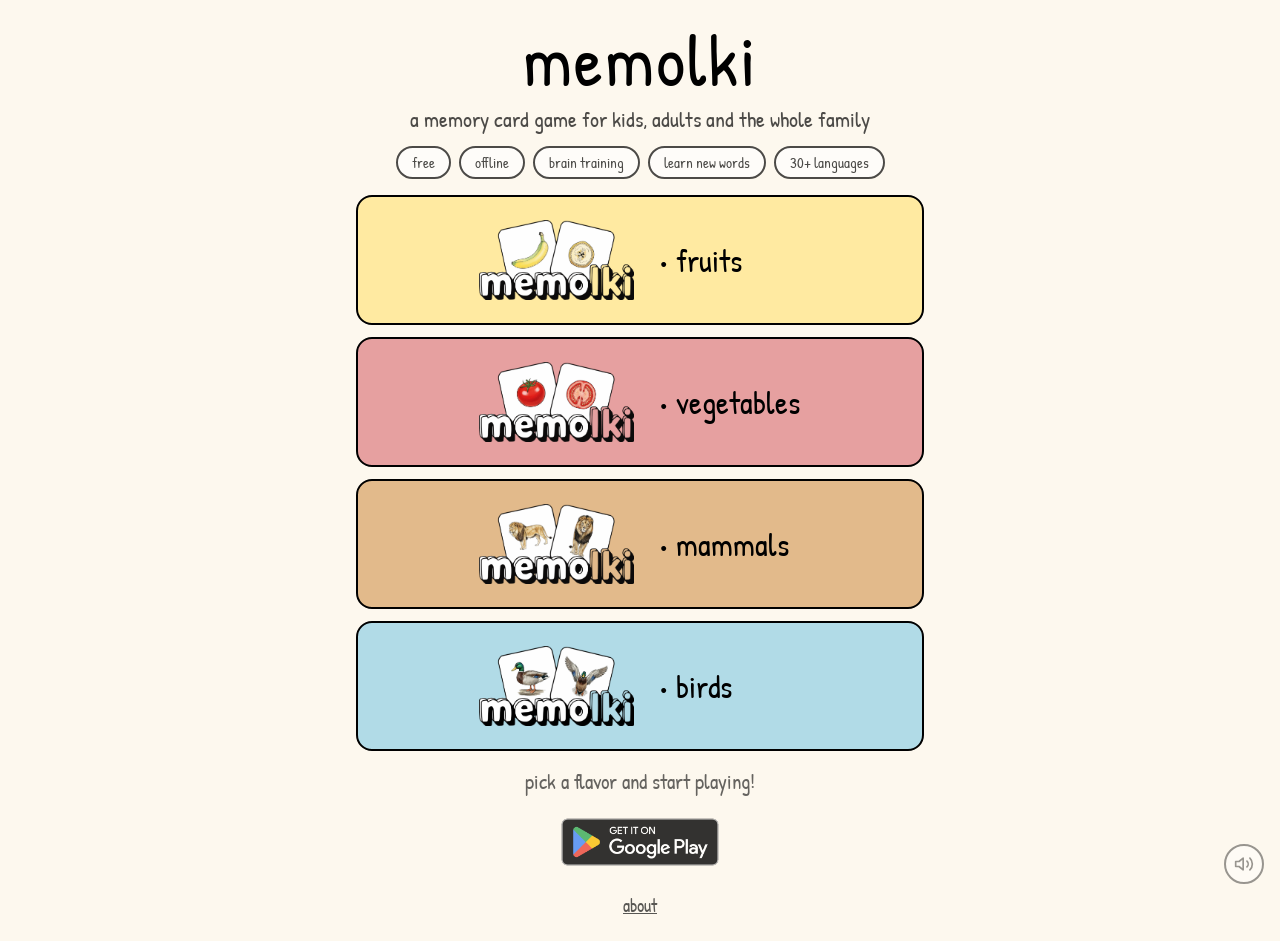
<file: index.html>
<!DOCTYPE html>
<html lang="en">
<head>
    <meta charset="UTF-8">
    <meta name="viewport" content="width=device-width, initial-scale=1.0">
    <title>memolki - logic memo and memory game for the whole family</title>
    <meta name="description" content="memolki is a logic memo and memory card game for the whole family. Brain training for kids, teens, and adults. Match fruits, vegetables, mammals, and birds! Play offline in 30+ languages. Available on Google Play.">
    <meta name="keywords" content="memolki, memory game, memo game, logic game, brain training, card game, matching game, puzzle game, concentration, family game, kids game, educational game, offline game, multiplayer, fruits, vegetables, mammals, birds, android, google play">
    <meta name="author" content="Tabula Games Studio">
    <meta name="robots" content="index, follow">
    <meta name="theme-color" content="#FFEAA1">
    <link rel="canonical" href="https://wojciechkryg.github.io/">
    <link rel="icon" type="image/svg+xml" href="images/favicon.svg">
    <link rel="manifest" href="manifest.json">

    <link rel="alternate" hreflang="x-default" href="https://wojciechkryg.github.io/">
    <link rel="alternate" hreflang="en" href="https://wojciechkryg.github.io/">
    <link rel="alternate" hreflang="ar" href="https://wojciechkryg.github.io/">
    <link rel="alternate" hreflang="cs" href="https://wojciechkryg.github.io/">
    <link rel="alternate" hreflang="da" href="https://wojciechkryg.github.io/">
    <link rel="alternate" hreflang="de" href="https://wojciechkryg.github.io/">
    <link rel="alternate" hreflang="el" href="https://wojciechkryg.github.io/">
    <link rel="alternate" hreflang="es" href="https://wojciechkryg.github.io/">
    <link rel="alternate" hreflang="et" href="https://wojciechkryg.github.io/">
    <link rel="alternate" hreflang="fi" href="https://wojciechkryg.github.io/">
    <link rel="alternate" hreflang="fr" href="https://wojciechkryg.github.io/">
    <link rel="alternate" hreflang="hi" href="https://wojciechkryg.github.io/">
    <link rel="alternate" hreflang="hu" href="https://wojciechkryg.github.io/">
    <link rel="alternate" hreflang="id" href="https://wojciechkryg.github.io/">
    <link rel="alternate" hreflang="it" href="https://wojciechkryg.github.io/">
    <link rel="alternate" hreflang="he" href="https://wojciechkryg.github.io/">
    <link rel="alternate" hreflang="ja" href="https://wojciechkryg.github.io/">
    <link rel="alternate" hreflang="ko" href="https://wojciechkryg.github.io/">
    <link rel="alternate" hreflang="lt" href="https://wojciechkryg.github.io/">
    <link rel="alternate" hreflang="lv" href="https://wojciechkryg.github.io/">
    <link rel="alternate" hreflang="nl" href="https://wojciechkryg.github.io/">
    <link rel="alternate" hreflang="no" href="https://wojciechkryg.github.io/">
    <link rel="alternate" hreflang="pl" href="https://wojciechkryg.github.io/">
    <link rel="alternate" hreflang="pt" href="https://wojciechkryg.github.io/">
    <link rel="alternate" hreflang="ro" href="https://wojciechkryg.github.io/">
    <link rel="alternate" hreflang="ru" href="https://wojciechkryg.github.io/">
    <link rel="alternate" hreflang="sk" href="https://wojciechkryg.github.io/">
    <link rel="alternate" hreflang="sl" href="https://wojciechkryg.github.io/">
    <link rel="alternate" hreflang="sv" href="https://wojciechkryg.github.io/">
    <link rel="alternate" hreflang="tr" href="https://wojciechkryg.github.io/">
    <link rel="alternate" hreflang="uk" href="https://wojciechkryg.github.io/">
    <link rel="alternate" hreflang="vi" href="https://wojciechkryg.github.io/">
    <link rel="alternate" hreflang="zh" href="https://wojciechkryg.github.io/">

    <meta property="og:type" content="website">
    <meta property="og:url" content="https://wojciechkryg.github.io/">
    <meta property="og:title" content="memolki - logic memo and memory game for the whole family">
    <meta property="og:description" content="Brain training for kids, teens, and adults. Match fruits, vegetables, mammals, and birds! A logic memo game with association challenges. Play offline in 30+ languages.">
    <meta property="og:image" content="https://wojciechkryg.github.io/images/og-banner.png">
    <meta property="og:locale" content="en">
    <meta property="og:site_name" content="memolki">

    <meta name="twitter:card" content="summary">
    <meta name="twitter:title" content="memolki - logic memo and memory game for the whole family">
    <meta name="twitter:description" content="Brain training for kids, teens, and adults. Match fruits, vegetables, mammals, and birds! A logic memo game with association challenges. Play offline in 30+ languages.">
    <meta name="twitter:image" content="https://wojciechkryg.github.io/images/og-banner.png">

    <link rel="preconnect" href="https://fonts.googleapis.com">
    <link rel="preconnect" href="https://fonts.gstatic.com" crossorigin>
    <link href="https://fonts.googleapis.com/css2?family=Patrick+Hand&display=swap" rel="stylesheet">
    <link rel="stylesheet" href="css/styles.css">

    <script type="application/ld+json">
    {
        "@context": "https://schema.org",
        "@type": "SoftwareApplication",
        "name": "memolki",
        "alternateName": "memolki - logic memo and memory game",
        "description": "Logic memo and memory card game for the whole family. Brain training through matching pairs of fruits, vegetables, mammals, and birds. Features association challenges beyond simple matching, multiplayer with global leaderboard, minimalist design, and offline play. For kids (2+), teens, and adults.",
        "applicationCategory": "GameApplication",
        "applicationSubCategory": "Educational",
        "operatingSystem": "Android",
        "offers": {
            "@type": "Offer",
            "price": "0",
            "priceCurrency": "USD",
            "availability": "https://schema.org/InStock"
        },
        "author": {
            "@type": "Organization",
            "name": "Tabula Games Studio",
            "url": "https://play.google.com/store/apps/developer?id=Tabula+Games+Studio"
        },
        "audience": {
            "@type": "PeopleAudience",
            "suggestedMinAge": 2,
            "audienceType": "families, kids, teens, adults"
        },
        "availableOnDevice": "Android",
        "inLanguage": ["en","ar","cs","da","de","el","es","et","fi","fr","hi","hu","id","it","he","ja","ko","lt","lv","nl","no","pl","pt","ro","ru","sk","sl","sv","tr","uk","vi","zh"],
        "url": "https://wojciechkryg.github.io/",
        "featureList": "Offline play, Multiplayer, Global leaderboard, Association challenges, 30+ languages, Minimalist design, Brain training, Learn new words"
    }
    </script>

    <script type="application/ld+json">
    [{
        "@context": "https://schema.org",
        "@type": "MobileApplication",
        "name": "memolki \u2022 fruits",
        "description": "Memory card game with fruits. Match a banana with its cross-section! Brain training and word learning for the whole family.",
        "applicationCategory": "GameApplication",
        "operatingSystem": "Android",
        "offers": { "@type": "Offer", "price": "0", "priceCurrency": "USD" },
        "installUrl": "https://play.google.com/store/apps/details?id=com.wojdor.memolki.fruithalf",
        "image": "https://wojciechkryg.github.io/images/og-banner.png"
    },
    {
        "@context": "https://schema.org",
        "@type": "MobileApplication",
        "name": "memolki \u2022 vegetables",
        "description": "Memory card game with vegetables. Match a tomato with its cross-section! Brain training and word learning for the whole family.",
        "applicationCategory": "GameApplication",
        "operatingSystem": "Android",
        "offers": { "@type": "Offer", "price": "0", "priceCurrency": "USD" },
        "installUrl": "https://play.google.com/store/apps/details?id=com.wojdor.memolki.vegetablehalf",
        "image": "https://wojciechkryg.github.io/images/ic_logo_vegetable_half.png"
    },
    {
        "@context": "https://schema.org",
        "@type": "MobileApplication",
        "name": "memolki \u2022 mammals",
        "description": "Memory card game with mammals. Match a lion from the front with its side view! Brain training and word learning for the whole family.",
        "applicationCategory": "GameApplication",
        "operatingSystem": "Android",
        "offers": { "@type": "Offer", "price": "0", "priceCurrency": "USD" },
        "installUrl": "https://play.google.com/store/apps/details?id=com.wojdor.memolki.mammalside",
        "image": "https://wojciechkryg.github.io/images/ic_logo_mammal_side.png"
    },
    {
        "@context": "https://schema.org",
        "@type": "MobileApplication",
        "name": "memolki \u2022 birds",
        "description": "Memory card game with birds. Match a duck standing with one in flight! Brain training and word learning for the whole family.",
        "applicationCategory": "GameApplication",
        "operatingSystem": "Android",
        "offers": { "@type": "Offer", "price": "0", "priceCurrency": "USD" },
        "installUrl": "https://play.google.com/store/apps/details?id=com.wojdor.memolki.birdside",
        "image": "https://wojciechkryg.github.io/images/ic_logo_bird_side.png"
    }]
    </script>
</head>
<body>
    <div class="floating-cards" aria-hidden="true"></div>

    <button class="music-toggle" id="music-toggle" aria-label="Toggle music">
        <svg class="music-toggle__icon music-toggle__icon--off" viewBox="0 0 24 24" fill="none" stroke="currentColor" stroke-width="2" stroke-linecap="round" stroke-linejoin="round">
            <path d="M11 5L6 9H2v6h4l5 4V5z"/><line x1="23" y1="9" x2="17" y2="15"/><line x1="17" y1="9" x2="23" y2="15"/>
        </svg>
        <svg class="music-toggle__icon music-toggle__icon--on" viewBox="0 0 24 24" fill="none" stroke="currentColor" stroke-width="2" stroke-linecap="round" stroke-linejoin="round" style="display:none">
            <path d="M11 5L6 9H2v6h4l5 4V5z"/><path d="M19.07 4.93a10 10 0 0 1 0 14.14"/><path d="M15.54 8.46a5 5 0 0 1 0 7.07"/>
        </svg>
    </button>

    <header class="header">
        <h1 class="header__title" aria-label="memolki">
            <span class="header__letter">m</span><span class="header__letter">e</span><span class="header__letter">m</span><span class="header__letter">o</span><span class="header__letter">l</span><span class="header__letter">k</span><span class="header__letter">i</span>
        </h1>
        <p class="header__subtitle" data-i18n="subtitle">a memory card game for kids, adults and the whole family</p>
        <ul class="features">
            <li class="features__pill">free</li>
            <li class="features__pill">offline</li>
            <li class="features__pill">brain training</li>
            <li class="features__pill">learn new words</li>
            <li class="features__pill">30+ languages</li>
        </ul>
    </header>

    <main class="apps">
        <section class="apps__list">
            <a href="https://play.google.com/store/apps/details?id=com.wojdor.memolki.fruithalf&utm_source=website&utm_medium=landing"
               class="app-card app-card--fruits"
               target="_blank"
               rel="noopener noreferrer">
                <div class="app-card__logo">
                    <img src="images/ic_logo_fruit_half.png"
                         alt="memolki fruits - memory card game with fruits on Google Play"
                         class="app-card__image">
                </div>
                <div class="app-card__name">
                    <span class="app-card__text" data-i18n="fruits">• fruits</span>
                </div>
            </a>

            <a href="https://play.google.com/store/apps/details?id=com.wojdor.memolki.vegetablehalf&utm_source=website&utm_medium=landing"
               class="app-card app-card--vegetables"
               target="_blank"
               rel="noopener noreferrer">
                <div class="app-card__logo">
                    <img src="images/ic_logo_vegetable_half.png"
                         alt="memolki vegetables - memory card game with vegetables on Google Play"
                         class="app-card__image">
                </div>
                <div class="app-card__name">
                    <span class="app-card__text" data-i18n="vegetables">• vegetables</span>
                </div>
            </a>

            <a href="https://play.google.com/store/apps/details?id=com.wojdor.memolki.mammalside&utm_source=website&utm_medium=landing"
               class="app-card app-card--mammals"
               target="_blank"
               rel="noopener noreferrer">
                <div class="app-card__logo">
                    <img src="images/ic_logo_mammal_side.png"
                         alt="memolki mammals - memory card game with mammals on Google Play"
                         class="app-card__image">
                </div>
                <div class="app-card__name">
                    <span class="app-card__text" data-i18n="mammals">• mammals</span>
                </div>
            </a>

            <a href="https://play.google.com/store/apps/details?id=com.wojdor.memolki.birdside&utm_source=website&utm_medium=landing"
               class="app-card app-card--birds"
               target="_blank"
               rel="noopener noreferrer">
                <div class="app-card__logo">
                    <img src="images/ic_logo_bird_side.png"
                         alt="memolki birds - memory card game with birds on Google Play"
                         class="app-card__image">
                </div>
                <div class="app-card__name">
                    <span class="app-card__text" data-i18n="birds">• birds</span>
                </div>
            </a>
        </section>
    </main>

    <footer class="footer">
        <p class="footer__cta" data-i18n="cta">pick a flavor and start playing!</p>
        <a href="https://play.google.com/store/apps/developer?id=Tabula+Games+Studio"
           target="_blank"
           rel="noopener noreferrer">
            <img src="images/google-play-badge.png"
                 alt="Get it on Google Play"
                 class="footer__badge">
        </a>
        <p class="footer__about"><a href="about.html">about</a></p>
    </footer>


    <noscript>
        <p>memolki is a memory card game for the whole family. Available in 30+ languages.</p>
        <p>Variants: fruits, vegetables, mammals, birds.</p>
        <p>Free, offline, brain training. Available on Google Play.</p>
        <p>Published by Tabula Games Studio, an independent game studio founded by Wojciech Kryg. We run Google Ads App campaigns to acquire users and use the Google Ads API to programmatically manage video creative assets across 32 languages.</p>
        <p>See <a href="about.html">about</a> for details.</p>
    </noscript>

    <script src="js/i18n.js"></script>
    <script src="js/main.js"></script>
</body>
</html>
</file>
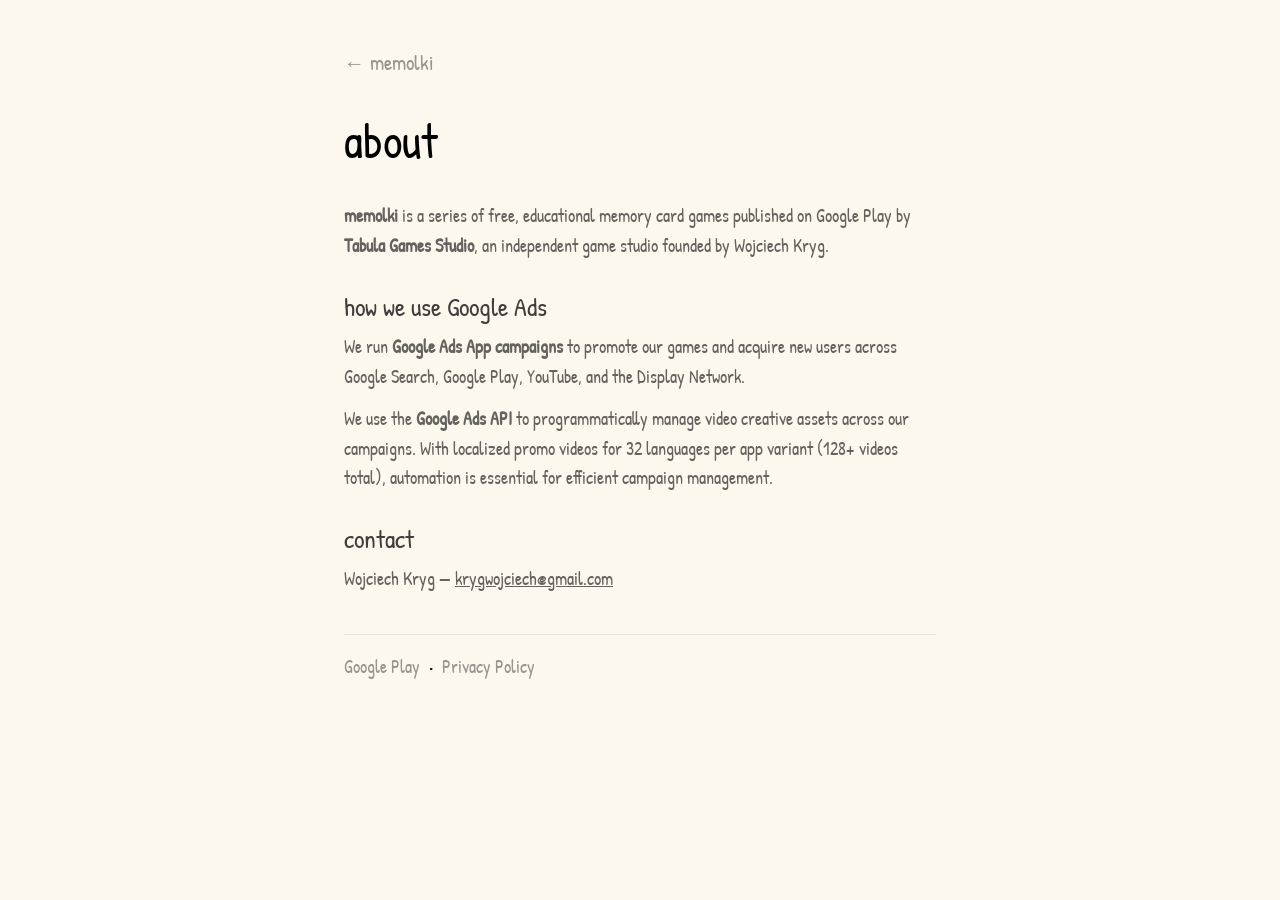
<file: about.html>
<!DOCTYPE html>
<html lang="en">
<head>
    <meta charset="UTF-8">
    <meta name="viewport" content="width=device-width, initial-scale=1.0">
    <title>about - memolki</title>
    <meta name="description" content="About Tabula Games Studio, the developer of memolki memory card games.">
    <meta name="robots" content="index, follow">
    <meta name="theme-color" content="#FFEAA1">
    <link rel="icon" type="image/svg+xml" href="images/favicon.svg">
    <link rel="preconnect" href="https://fonts.googleapis.com">
    <link rel="preconnect" href="https://fonts.gstatic.com" crossorigin>
    <link href="https://fonts.googleapis.com/css2?family=Patrick+Hand&display=swap" rel="stylesheet">
    <link rel="stylesheet" href="css/styles.css">
    <style>
        .about-page {
            width: 100%;
            max-width: 640px;
            padding: 48px 24px;
            position: relative;
            z-index: 1;
        }

        .about-page__back {
            display: inline-block;
            color: var(--color-text);
            text-decoration: none;
            font-size: 1.3rem;
            opacity: 0.4;
            margin-bottom: 32px;
            transition: opacity 0.2s ease;
        }

        .about-page__back:hover { opacity: 0.7; }

        .about-page__title {
            font-size: 3rem;
            font-weight: 400;
            margin-bottom: 28px;
            opacity: 0;
            animation: fadeInUp 0.5s ease 0.1s forwards;
        }

        .about-page__section {
            margin-bottom: 28px;
            opacity: 0;
            animation: fadeInUp 0.5s ease forwards;
        }

        .about-page__section:nth-child(3) { animation-delay: 0.15s; }
        .about-page__section:nth-child(4) { animation-delay: 0.25s; }
        .about-page__section:nth-child(5) { animation-delay: 0.35s; }

        .about-page__heading {
            font-size: 1.6rem;
            font-weight: 400;
            margin-bottom: 8px;
            opacity: 0.75;
        }

        .about-page__text {
            font-size: 1.1rem;
            line-height: 1.7;
            margin-bottom: 12px;
            opacity: 0.6;
        }

        .about-page__text a {
            color: var(--color-text);
        }

        .about-page__links {
            margin-top: 40px;
            padding-top: 20px;
            border-top: 1px solid rgba(0, 0, 0, 0.08);
            font-size: 1.1rem;
            opacity: 0;
            animation: fadeInUp 0.5s ease 0.65s forwards;
        }

        .about-page__links a {
            color: var(--color-text);
            text-decoration: none;
            opacity: 0.4;
            transition: opacity 0.2s ease;
        }

        .about-page__links a:hover { opacity: 0.7; }

        @keyframes fadeInUp {
            from { opacity: 0; transform: translateY(12px); }
            to   { opacity: 1; transform: translateY(0); }
        }
    </style>
</head>
<body>
    <div class="floating-cards" aria-hidden="true"></div>

    <div class="about-page">
        <a href="index.html" class="about-page__back">&larr; memolki</a>

        <h1 class="about-page__title">about</h1>

        <div class="about-page__section">
            <p class="about-page__text"><strong>memolki</strong> is a series of free, educational memory card games published on Google Play by <strong>Tabula Games Studio</strong>, an independent game studio founded by Wojciech Kryg.</p>
        </div>

        <div class="about-page__section">
            <h2 class="about-page__heading">how we use Google Ads</h2>
            <p class="about-page__text">We run <strong>Google Ads App campaigns</strong> to promote our games and acquire new users across Google Search, Google Play, YouTube, and the Display Network.</p>
            <p class="about-page__text">We use the <strong>Google Ads API</strong> to programmatically manage video creative assets across our campaigns. With localized promo videos for 32 languages per app variant (128+ videos total), automation is essential for efficient campaign management.</p>
        </div>

        <div class="about-page__section">
            <h2 class="about-page__heading">contact</h2>
            <p class="about-page__text">Wojciech Kryg — <a href="mailto:krygwojciech@gmail.com">krygwojciech@gmail.com</a></p>
        </div>

        <div class="about-page__links">
            <a href="https://play.google.com/store/apps/developer?id=Tabula+Games+Studio" target="_blank" rel="noopener noreferrer">Google Play</a>
            &nbsp;&bull;&nbsp;
            <a href="https://raw.githubusercontent.com/wojciechkryg/memolki/refs/heads/main/PRIVACY_POLICY" target="_blank" rel="noopener noreferrer">Privacy Policy</a>
        </div>
    </div>

    <script>
    (function () {
        "use strict";

        var FLAVORS = [
            { color: "#FFEAA1", logo: "images/ic_logo_fruit_half.png" },
            { color: "#E6A0A0", logo: "images/ic_logo_vegetable_half.png" },
            { color: "#E2BA8B", logo: "images/ic_logo_mammal_side.png" },
            { color: "#B1DBE7", logo: "images/ic_logo_bird_side.png" }
        ];

        var CROSSHATCH =
            "repeating-linear-gradient(45deg, white 0px, white 4px, transparent 4px, transparent 11px)," +
            "repeating-linear-gradient(-45deg, white 0px, white 4px, transparent 4px, transparent 11px),";

        var container = document.querySelector(".floating-cards");
        if (!container) return;

        for (var i = 0; i < 12; i++) {
            var flavor = FLAVORS[i % FLAVORS.length];

            var card = document.createElement("div");
            card.classList.add("floating-card");

            var inner = document.createElement("div");
            inner.classList.add("floating-card__inner");

            var back = document.createElement("div");
            back.classList.add("floating-card__back");
            back.style.background = CROSSHATCH + flavor.color;

            var front = document.createElement("div");
            front.classList.add("floating-card__front");
            front.style.backgroundColor = flavor.color;

            var img = document.createElement("img");
            img.src = flavor.logo;
            img.alt = "";
            front.appendChild(img);

            inner.appendChild(back);
            inner.appendChild(front);
            card.appendChild(inner);

            var duration = 14 + Math.random() * 12;
            card.style.left = (Math.random() * 100) + "%";
            card.style.transform = "scale(" + (0.6 + Math.random() * 0.6) + ")";
            card.style.animationDuration = duration + "s";
            card.style.animationDelay = "-" + (Math.random() * duration) + "s";

            card.addEventListener("click", function (e) {
                var c = e.currentTarget;
                if (c.classList.contains("floating-card--flipped")) return;
                c.classList.add("floating-card--flipped");
                setTimeout(function () { c.classList.remove("floating-card--flipped"); }, 1200);
            });

            container.appendChild(card);
        }
    })();
    </script>
</body>
</html>
</file>
<file: css/styles.css>
:root {
    --color-fruits: #FFEAA1;
    --color-vegetables: #E6A0A0;
    --color-mammals: #E2BA8B;
    --color-birds: #B1DBE7;

    --color-border: #000000;
    --color-text: #000000;
    --color-bg: #FDF8EE;

    --border-width: 2px;
    --border-radius: 16px;

    --font-family: 'Patrick Hand', cursive;
    --ease-bounce: cubic-bezier(0.34, 1.56, 0.64, 1);

    --spacing-s: 8px;
    --spacing-m: 12px;
    --spacing-l: 16px;
    --spacing-xl: 24px;

    --card-height: 110px;
    --card-logo-height: 68px;
}

*,
*::before,
*::after {
    margin: 0;
    padding: 0;
    box-sizing: border-box;
}

body {
    font-family: var(--font-family);
    color: var(--color-text);
    background-color: var(--color-bg);
    min-height: 100vh;
    display: flex;
    flex-direction: column;
    align-items: center;
    overflow-x: hidden;
    -webkit-font-smoothing: antialiased;
    user-select: none;
    -webkit-user-select: none;
    -webkit-user-drag: none;
    -webkit-touch-callout: none;
    -webkit-tap-highlight-color: transparent;
}

img {
    pointer-events: none;
    -webkit-user-drag: none;
    -webkit-touch-callout: none;
}

.music-toggle {
    position: fixed;
    bottom: var(--spacing-l);
    right: var(--spacing-l);
    z-index: 2;
    width: 40px;
    height: 40px;
    border: var(--border-width) solid var(--color-border);
    border-radius: 50%;
    background: white;
    cursor: pointer;
    display: flex;
    align-items: center;
    justify-content: center;
    padding: 8px;
    transition: transform 0.2s var(--ease-bounce);
}

.music-toggle:hover { transform: scale(1.1); }
.music-toggle:active { transform: scale(0.9); }
.music-toggle__icon { width: 100%; height: 100%; }

.floating-cards {
    position: fixed;
    inset: 0;
    pointer-events: none;
    z-index: 0;
    overflow: hidden;
}

.floating-card {
    position: absolute;
    width: 70px;
    height: 70px;
    opacity: 0;
    perspective: 300px;
    pointer-events: auto;
    cursor: pointer;
    animation: float linear infinite;
}

.floating-card__inner {
    position: relative;
    width: 100%;
    height: 100%;
    border-radius: var(--border-radius);
    transform-style: preserve-3d;
    transition: transform 0.5s var(--ease-bounce);
}

.floating-card--flipped .floating-card__inner {
    transform: rotateY(180deg);
}

.floating-card__back,
.floating-card__front {
    position: absolute;
    inset: 0;
    border: var(--border-width) solid var(--color-border);
    border-radius: var(--border-radius);
    backface-visibility: hidden;
    -webkit-backface-visibility: hidden;
}

.floating-card__front {
    transform: rotateY(180deg);
    display: flex;
    align-items: center;
    justify-content: center;
    overflow: hidden;
}

.floating-card__front img {
    width: 85%;
    height: 85%;
    object-fit: contain;
}

@keyframes float {
    0%   { opacity: 0; transform: translateY(110vh) rotate(0deg); }
    5%   { opacity: 1; }
    90%  { opacity: 1; }
    100% { opacity: 0; transform: translateY(-10vh) rotate(360deg); }
}

.header {
    display: flex;
    flex-direction: column;
    align-items: center;
    text-align: center;
    padding: var(--spacing-xl) var(--spacing-l) var(--spacing-l);
    position: relative;
    z-index: 1;
    pointer-events: none;
}

.header__title {
    display: inline-flex;
    font-size: 3.5rem;
    font-weight: 400;
    letter-spacing: 2px;
    line-height: 1;
}

.header__letter {
    display: inline-block;
    opacity: 0;
    transform: translateY(-30px) scale(0.5);
    animation: letterBounce 0.5s var(--ease-bounce) forwards;
}

.header__letter:nth-child(1) { animation-delay: 0.00s; }
.header__letter:nth-child(2) { animation-delay: 0.06s; }
.header__letter:nth-child(3) { animation-delay: 0.12s; }
.header__letter:nth-child(4) { animation-delay: 0.18s; }
.header__letter:nth-child(5) { animation-delay: 0.24s; }
.header__letter:nth-child(6) { animation-delay: 0.30s; }
.header__letter:nth-child(7) { animation-delay: 0.36s; }

@keyframes letterBounce {
    0%   { opacity: 0; transform: translateY(-30px) scale(0.5); }
    60%  { transform: translateY(4px) scale(1.05); }
    100% { opacity: 1; transform: translateY(0) scale(1); }
}

.header__subtitle {
    font-size: 1.4rem;
    margin-top: var(--spacing-s);
    opacity: 0;
    animation: fadeIn 0.6s ease 0.5s forwards;
}

@keyframes fadeIn {
    to { opacity: 0.7; }
}

.features {
    display: flex;
    flex-wrap: wrap;
    justify-content: center;
    gap: var(--spacing-s);
    margin-top: var(--spacing-m);
    list-style: none;
    opacity: 0;
    animation: fadeIn 0.6s ease 0.6s forwards;
}

.features__pill {
    pointer-events: auto;
    padding: 4px 14px;
    border: var(--border-width) solid var(--color-border);
    border-radius: 100px;
    font-size: 0.95rem;
    background-color: white;
    transition: transform 0.2s var(--ease-bounce);
}

.features__pill:hover { transform: scale(1.08); }

.apps {
    width: 100%;
    max-width: 600px;
    padding: 0 var(--spacing-l);
    flex: 1;
    position: relative;
    z-index: 1;
    pointer-events: none;
}

.apps__list {
    display: flex;
    flex-direction: column;
    gap: var(--spacing-m);
}

.app-card {
    pointer-events: auto;
    display: flex;
    align-items: center;
    height: var(--card-height);
    border: var(--border-width) solid var(--color-border);
    border-radius: var(--border-radius);
    text-decoration: none;
    color: var(--color-text);
    overflow: hidden;
    cursor: pointer;
    position: relative;
    opacity: 0;
    transform: translateY(20px) rotate(-1deg);
    transition: transform 0.2s var(--ease-bounce);
}

.app-card::after {
    content: '';
    position: absolute;
    inset: 0;
    border-radius: var(--border-radius);
    opacity: 0;
    background: radial-gradient(
        circle at var(--mouse-x, 50%) var(--mouse-y, 50%),
        rgba(0, 0, 0, 0.12) 0%,
        transparent 60%
    );
    transition: opacity 0.3s ease;
    pointer-events: none;
}

.app-card:hover::after { opacity: 1; }
.app-card:active { transform: scale(0.95); }

.app-card--visible {
    animation: slideIn 0.5s var(--ease-bounce) forwards;
}

.app-card--settled {
    animation: none;
    opacity: 1;
    transform: none;
}

@keyframes slideIn {
    0%   { opacity: 0; transform: translateY(20px) rotate(-1deg); }
    60%  { transform: translateY(-4px) rotate(0.5deg); }
    100% { opacity: 1; transform: translateY(0) rotate(0deg); }
}

.app-card--fruits     { background-color: var(--color-fruits); }
.app-card--vegetables { background-color: var(--color-vegetables); }
.app-card--mammals    { background-color: var(--color-mammals); }
.app-card--birds      { background-color: var(--color-birds); }

.app-card__logo {
    flex: 1;
    display: flex;
    justify-content: flex-end;
    align-items: center;
    padding: var(--spacing-m);
}

.app-card__image {
    height: var(--card-logo-height);
    width: auto;
    object-fit: contain;
    transition: transform 0.3s var(--ease-bounce);
}

.app-card:hover .app-card__image {
    transform: scale(1.08) rotate(-2deg);
}

.app-card__name {
    flex: 1;
    display: flex;
    justify-content: flex-start;
    align-items: center;
    padding-inline-start: var(--spacing-m);
}

.app-card__text {
    font-size: 1.6rem;
    white-space: nowrap;
}

.footer__cta {
    font-size: 1.3rem;
    margin-bottom: var(--spacing-m);
    opacity: 0.6;
}

.footer {
    text-align: center;
    padding: var(--spacing-l) var(--spacing-l) var(--spacing-xl);
    position: relative;
    z-index: 1;
    pointer-events: none;
    opacity: 0;
    animation: fadeInUp 0.5s ease 0.8s forwards;
}

@keyframes fadeInUp {
    from { opacity: 0; transform: translateY(10px); }
    to   { opacity: 1; transform: translateY(0); }
}

.footer__badge {
    pointer-events: auto;
    height: 60px;
    width: auto;
    opacity: 0.8;
    transition: opacity 0.2s ease, transform 0.2s ease;
}

.footer__badge:hover {
    opacity: 1;
    transform: scale(1.05);
}

@media (hover: hover) {
    .app-card--settled:hover { transform: scale(1.06); }
    .app-card--settled:active { transform: scale(0.97); }
}

@media (max-width: 480px) {
    :root { --card-height: 100px; }
    .header__title { font-size: 3rem; }
    .header__subtitle { font-size: 1.1rem; }
    .app-card__text { font-size: 1.3rem; }
    .app-card__image { height: 56px; }
    .floating-card { width: 50px; height: 50px; }
}

@media (min-width: 768px) and (min-height: 900px) {
    :root { --card-height: 130px; --card-logo-height: 80px; }
    .header__title { font-size: 4.5rem; }
    .footer__badge { height: 70px; }
    .app-card__text { font-size: 2rem; }
}

.footer__about {
    margin-top: var(--spacing-m);
    font-size: 1.1rem;
    opacity: 0.65;
    pointer-events: auto;
}

.footer__about a {
    color: var(--color-text);
    text-decoration: underline;
    transition: opacity 0.2s ease;
}

.footer__about a:hover {
    opacity: 0.85;
}

@media (prefers-reduced-motion: reduce) {
    *, *::before, *::after {
        animation-duration: 0.01ms !important;
        transition-duration: 0.01ms !important;
    }
    .floating-cards { display: none; }
}
</file>
